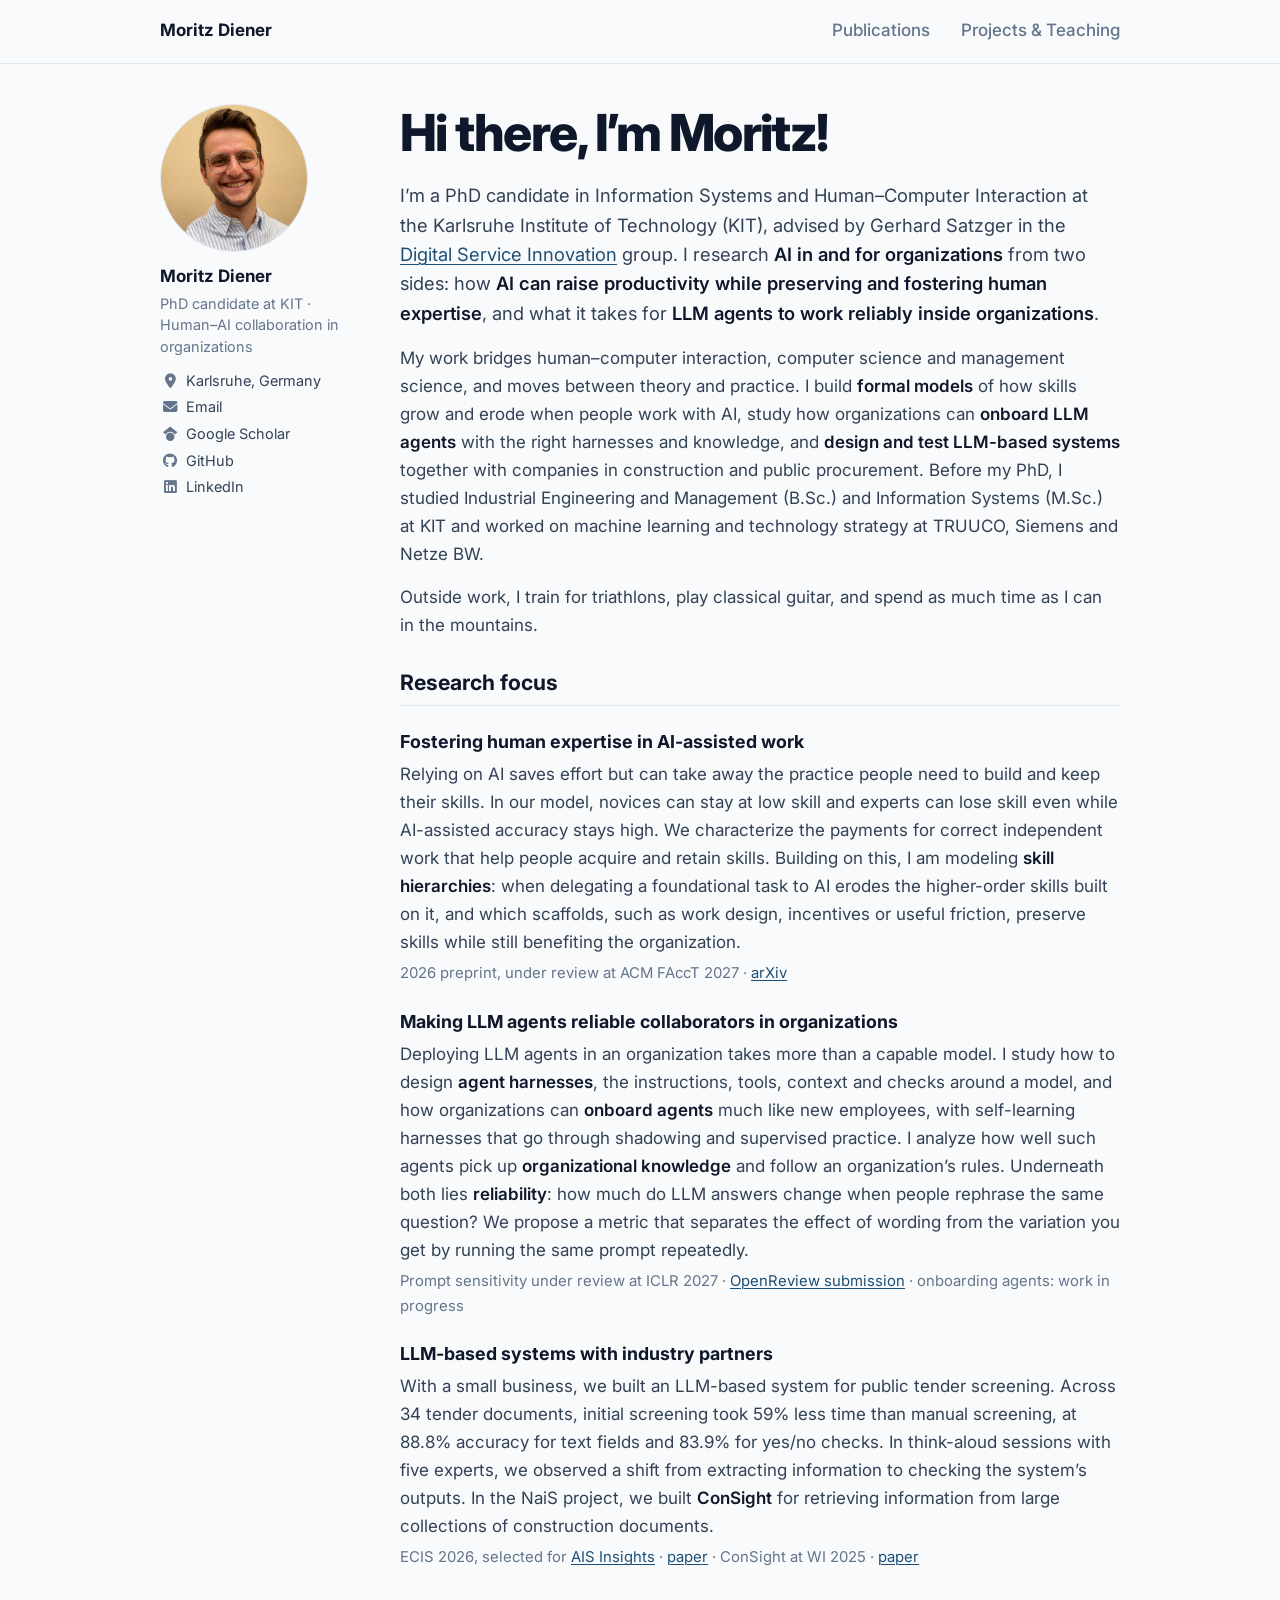
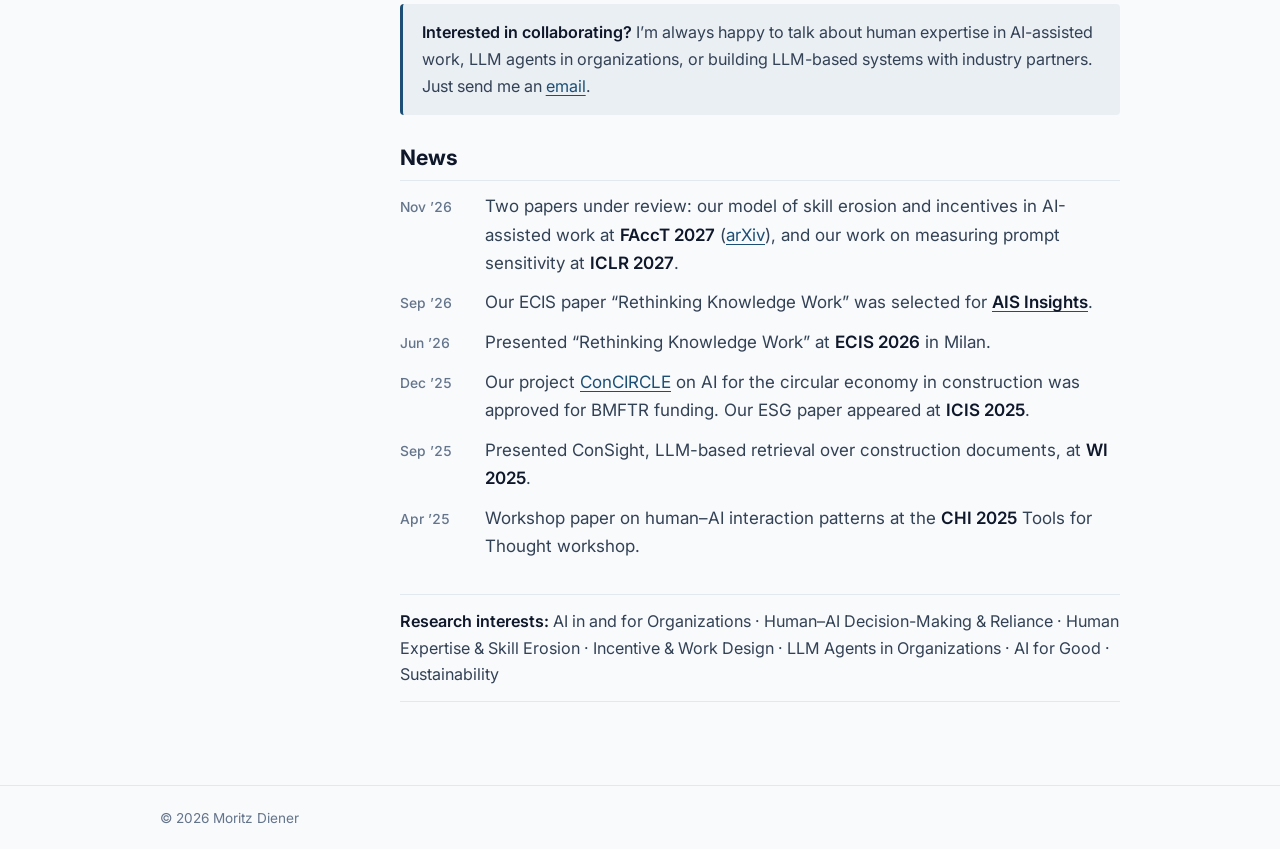
<file: index.html>
<!doctype html>
<html lang="en">
  <head>
    <meta charset="UTF-8" />
    <meta name="viewport" content="width=device-width, initial-scale=1.0" />
    <title>Moritz Diener</title>
    <meta name="description" content="Moritz Diener, PhD candidate in Information Systems and Human–Computer Interaction at KIT, researches human–AI collaboration in organizations: how AI can raise productivity while preserving and fostering human expertise, and how LLM agents become reliable collaborators inside organizations." />
    <link rel="preconnect" href="https://fonts.googleapis.com" />
    <link rel="preconnect" href="https://fonts.gstatic.com" crossorigin />
    <link rel="stylesheet" href="https://fonts.googleapis.com/css2?family=Inter:wght@400;500;600;700&amp;display=swap" />
    <link rel="stylesheet" href="https://cdnjs.cloudflare.com/ajax/libs/font-awesome/6.5.2/css/all.min.css" />
    <link rel="stylesheet" href="/styles.css" />
  </head>
  <body>
    <a class="skip-link" href="#main-content">Skip to content</a>
    <header class="masthead">
      <nav aria-label="Main">
        <a class="site-title" aria-current="page" href="/">Moritz Diener</a>
        <a href="/publications.html">Publications</a>
        <a href="/projects.html">Projects &amp; Teaching</a>
      </nav>
    </header>

    <div class="wrapper">
      <aside class="sidebar">
        <div class="author__avatar">
          <img src="/assets/moritz-diener.jpeg" alt="Moritz Diener" />
        </div>
        <div>
          <p class="author__name">Moritz Diener</p>
          <p class="author__bio">PhD candidate at KIT · Human–AI collaboration in organizations</p>
        </div>
        <ul class="author__urls">
          <li class="wide-only"><i class="fa-solid fa-location-dot" aria-hidden="true"></i>Karlsruhe, Germany</li>
          <li><a href="mailto:moritz.diener@kit.edu"><i class="fa-solid fa-envelope" aria-hidden="true"></i>Email</a></li>
          <li><a href="https://scholar.google.com/citations?user=kDARuU4AAAAJ"><i class="fa-brands fa-google-scholar" aria-hidden="true"></i>Google Scholar</a></li>
          <li><a href="https://github.com/Moritz-MD"><i class="fa-brands fa-github" aria-hidden="true"></i>GitHub</a></li>
          <li><a href="https://www.linkedin.com/in/moritz-diener-221980211/"><i class="fa-brands fa-linkedin" aria-hidden="true"></i>LinkedIn</a></li>
        </ul>
      </aside>

      <main class="page" id="main-content" tabindex="-1">
        <h1 class="hello">Hi there, I’m Moritz!</h1>
        <p class="intro">
          I’m a PhD candidate in Information Systems and Human–Computer Interaction
          at the Karlsruhe Institute of Technology (KIT), advised by Gerhard Satzger
          in the <a href="https://dsi.win.kit.edu/">Digital Service Innovation</a>
          group. I research <b>AI in and for organizations</b> from two sides: how
          <b>AI can raise productivity while preserving and fostering human
          expertise</b>, and what it takes for <b>LLM agents to work reliably
          inside organizations</b>.
        </p>
        <p>
          My work bridges human–computer interaction, computer science and
          management science, and moves between theory and practice. I build
          <b>formal models</b> of how skills grow and erode when people work with AI, study how
          organizations can <b>onboard LLM agents</b> with the right harnesses and
          knowledge, and <b>design and test LLM-based systems</b> together with
          companies in construction and public procurement. Before my
          PhD, I studied Industrial Engineering and Management (B.Sc.) and
          Information Systems (M.Sc.) at KIT and worked on machine learning and
          technology strategy at TRUUCO, Siemens and Netze BW.
        </p>
        <p>
          Outside work, I train for triathlons, play classical guitar, and spend as
          much time as I can in the mountains.
        </p>

        <h2>Research focus</h2>

        <article class="focus" id="skill-erosion">
          <h3>Fostering human expertise in AI-assisted work</h3>
          <p>
            Relying on AI saves effort but can take away the practice people need to
            build and keep their skills. In our model, novices can stay at low skill
            and experts can lose skill even while AI-assisted accuracy stays high. We
            characterize the payments for correct independent work that help people
            acquire and retain skills. Building on this, I am modeling
            <b>skill hierarchies</b>: when delegating a foundational task to AI
            erodes the higher-order skills built on it, and which scaffolds, such as
            work design, incentives or useful friction, preserve skills while still
            benefiting the organization.
          </p>
          <p class="focus-meta">2026 preprint, under review at ACM FAccT 2027 · <a href="https://arxiv.org/abs/2611.06346">arXiv</a></p>
        </article>

        <article class="focus" id="agents">
          <h3>Making LLM agents reliable collaborators in organizations</h3>
          <p>
            Deploying LLM agents in an organization takes more than a capable model.
            I study how to design <b>agent harnesses</b>, the instructions, tools,
            context and checks around a model, and how organizations can
            <b>onboard agents</b> much like new employees, with self-learning
            harnesses that go through shadowing and supervised practice. I analyze
            how well such agents pick up <b>organizational knowledge</b> and follow an
            organization’s rules. Underneath both lies <b>reliability</b>: how much
            do LLM answers change when people rephrase the same question? We propose a metric that
            separates the effect of wording from the variation you get by running the
            same prompt repeatedly.
          </p>
          <p class="focus-meta">Prompt sensitivity under review at ICLR 2027 · <a href="https://openreview.net/forum?id=Pu6WmLmVI6">OpenReview submission</a> · onboarding agents: work in progress</p>
        </article>

        <article class="focus" id="systems">
          <h3>LLM-based systems with industry partners</h3>
          <p>
            With a small business, we built an LLM-based system for public tender
            screening. Across 34 tender documents, initial screening took 59% less
            time than manual screening, at 88.8% accuracy for text fields and 83.9%
            for yes/no checks. In think-aloud sessions with five experts, we observed
            a shift from extracting information to checking the system’s outputs. In
            the NaiS project, we built <b>ConSight</b> for retrieving information
            from large collections of construction documents.
          </p>
          <p class="focus-meta">ECIS 2026, selected for <a href="https://ais-insights.ai/insights/474">AIS Insights</a> · <a href="https://aisel.aisnet.org/ecis2026/genai/genai/12/">paper</a> · ConSight at WI 2025 · <a href="https://publikationen.bibliothek.kit.edu/1000183844">paper</a></p>
        </article>

        <div class="callout">
          <b>Interested in collaborating?</b> I’m always happy to talk about human
          expertise in AI-assisted work, LLM agents in organizations, or building
          LLM-based systems with industry partners. Just send me an
          <a href="mailto:moritz.diener@kit.edu">email</a>.
        </div>

        <h2>News</h2>
        <ul class="news">
          <li><time class="date" datetime="2026-11">Nov ’26</time><span>Two papers under review: our model of skill erosion and incentives in AI-assisted work at <b>FAccT 2027</b> (<a href="https://arxiv.org/abs/2611.06346">arXiv</a>), and our work on measuring prompt sensitivity at <b>ICLR 2027</b>.</span></li>
          <li><time class="date" datetime="2026-09">Sep ’26</time><span>Our ECIS paper “Rethinking Knowledge Work” was selected for <a href="https://ais-insights.ai/insights/474"><b>AIS Insights</b></a>.</span></li>
          <li><time class="date" datetime="2026-06">Jun ’26</time><span>Presented “Rethinking Knowledge Work” at <b>ECIS 2026</b> in Milan.</span></li>
          <li><time class="date" datetime="2025-12">Dec ’25</time><span>Our project <a href="/projects.html#concircle">ConCIRCLE</a> on AI for the circular economy in construction was approved for BMFTR funding. Our ESG paper appeared at <b>ICIS 2025</b>.</span></li>
          <li><time class="date" datetime="2025-09">Sep ’25</time><span>Presented ConSight, LLM-based retrieval over construction documents, at <b>WI 2025</b>.</span></li>
          <li><time class="date" datetime="2025-04">Apr ’25</time><span>Workshop paper on human–AI interaction patterns at the <b>CHI 2025</b> Tools for Thought workshop.</span></li>
        </ul>

        <p class="interests">
          <b>Research interests:</b> AI in and for Organizations · Human–AI
          Decision-Making &amp; Reliance · Human Expertise &amp; Skill Erosion ·
          Incentive &amp; Work Design · LLM Agents in Organizations · AI for Good ·
          Sustainability
        </p>
      </main>
    </div>

    <footer class="page__footer">
      <div>© 2026 Moritz Diener</div>
    </footer>
  </body>
</html>
</file>
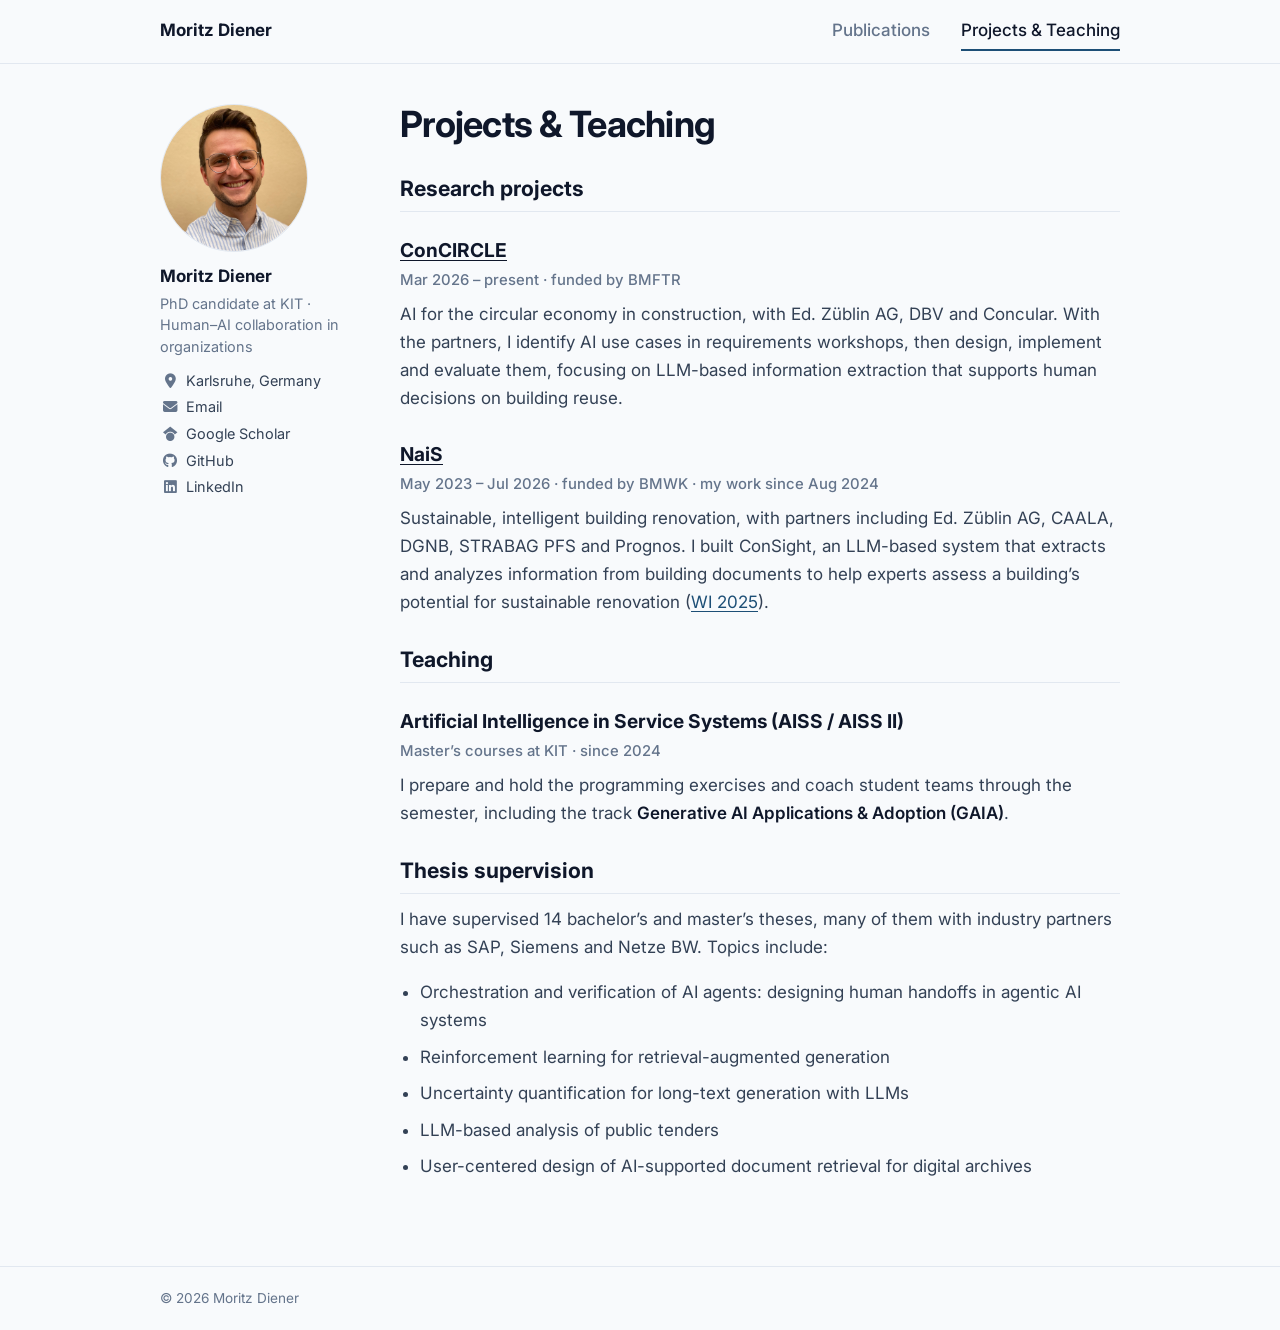
<file: projects.html>
<!doctype html>
<html lang="en">
  <head>
    <meta charset="UTF-8" />
    <meta name="viewport" content="width=device-width, initial-scale=1.0" />
    <title>Projects & Teaching | Moritz Diener</title>
    <meta name="description" content="Research projects, teaching and thesis supervision of Moritz Diener at KIT." />
    <link rel="preconnect" href="https://fonts.googleapis.com" />
    <link rel="preconnect" href="https://fonts.gstatic.com" crossorigin />
    <link rel="stylesheet" href="https://fonts.googleapis.com/css2?family=Inter:wght@400;500;600;700&amp;display=swap" />
    <link rel="stylesheet" href="https://cdnjs.cloudflare.com/ajax/libs/font-awesome/6.5.2/css/all.min.css" />
    <link rel="stylesheet" href="/styles.css" />
  </head>
  <body>
    <a class="skip-link" href="#main-content">Skip to content</a>
    <header class="masthead">
      <nav aria-label="Main">
        <a class="site-title" href="/">Moritz Diener</a>
        <a href="/publications.html">Publications</a>
        <a aria-current="page" href="/projects.html">Projects &amp; Teaching</a>
      </nav>
    </header>

    <div class="wrapper">
      <aside class="sidebar">
        <div class="author__avatar">
          <img src="/assets/moritz-diener.jpeg" alt="Moritz Diener" />
        </div>
        <div>
          <p class="author__name">Moritz Diener</p>
          <p class="author__bio">PhD candidate at KIT · Human–AI collaboration in organizations</p>
        </div>
        <ul class="author__urls">
          <li class="wide-only"><i class="fa-solid fa-location-dot" aria-hidden="true"></i>Karlsruhe, Germany</li>
          <li><a href="mailto:moritz.diener@kit.edu"><i class="fa-solid fa-envelope" aria-hidden="true"></i>Email</a></li>
          <li><a href="https://scholar.google.com/citations?user=kDARuU4AAAAJ"><i class="fa-brands fa-google-scholar" aria-hidden="true"></i>Google Scholar</a></li>
          <li><a href="https://github.com/Moritz-MD"><i class="fa-brands fa-github" aria-hidden="true"></i>GitHub</a></li>
          <li><a href="https://www.linkedin.com/in/moritz-diener-221980211/"><i class="fa-brands fa-linkedin" aria-hidden="true"></i>LinkedIn</a></li>
        </ul>
      </aside>

      <main class="page" id="main-content" tabindex="-1">
        <h1>Projects &amp; Teaching</h1>

        <h2>Research projects</h2>

        <article class="project" id="concircle">
          <h3><a href="https://concircle.tech/en/">ConCIRCLE</a></h3>
          <p class="kicker">Mar 2026 – present · funded by BMFTR</p>
          <p>
            AI for the circular economy in construction, with Ed. Züblin AG, DBV and
            Concular. With the partners, I identify AI use cases in requirements
            workshops, then design, implement and evaluate them, focusing on
            LLM-based information extraction that supports human decisions on
            building reuse.
          </p>
        </article>

        <article class="project" id="nais">
          <h3><a href="https://nais.tech/">NaiS</a></h3>
          <p class="kicker">May 2023 – Jul 2026 · funded by BMWK · my work since Aug 2024</p>
          <p>
            Sustainable, intelligent building renovation, with partners including Ed.
            Züblin AG, CAALA, DGNB, STRABAG PFS and Prognos. I built ConSight, an
            LLM-based system that extracts and analyzes information from building
            documents to help experts assess a building’s potential for sustainable
            renovation (<a href="/publications.html#wi">WI 2025</a>).
          </p>
        </article>

        <h2>Teaching</h2>

        <article class="project" id="aiss">
          <h3>Artificial Intelligence in Service Systems (AISS / AISS II)</h3>
          <p class="kicker">Master’s courses at KIT · since 2024</p>
          <p>
            I prepare and hold the programming exercises and coach student teams
            through the semester, including the track <b>Generative AI Applications
            &amp; Adoption (GAIA)</b>.
          </p>
        </article>

        <h2>Thesis supervision</h2>
        <p>
          I have supervised 14 bachelor’s and master’s theses, many of them with
          industry partners such as SAP, Siemens and Netze BW. Topics include:
        </p>
        <ul>
          <li>Orchestration and verification of AI agents: designing human handoffs in agentic AI systems</li>
          <li>Reinforcement learning for retrieval-augmented generation</li>
          <li>Uncertainty quantification for long-text generation with LLMs</li>
          <li>LLM-based analysis of public tenders</li>
          <li>User-centered design of AI-supported document retrieval for digital archives</li>
        </ul>
      </main>
    </div>

    <footer class="page__footer">
      <div>© 2026 Moritz Diener</div>
    </footer>
  </body>
</html>
</file>
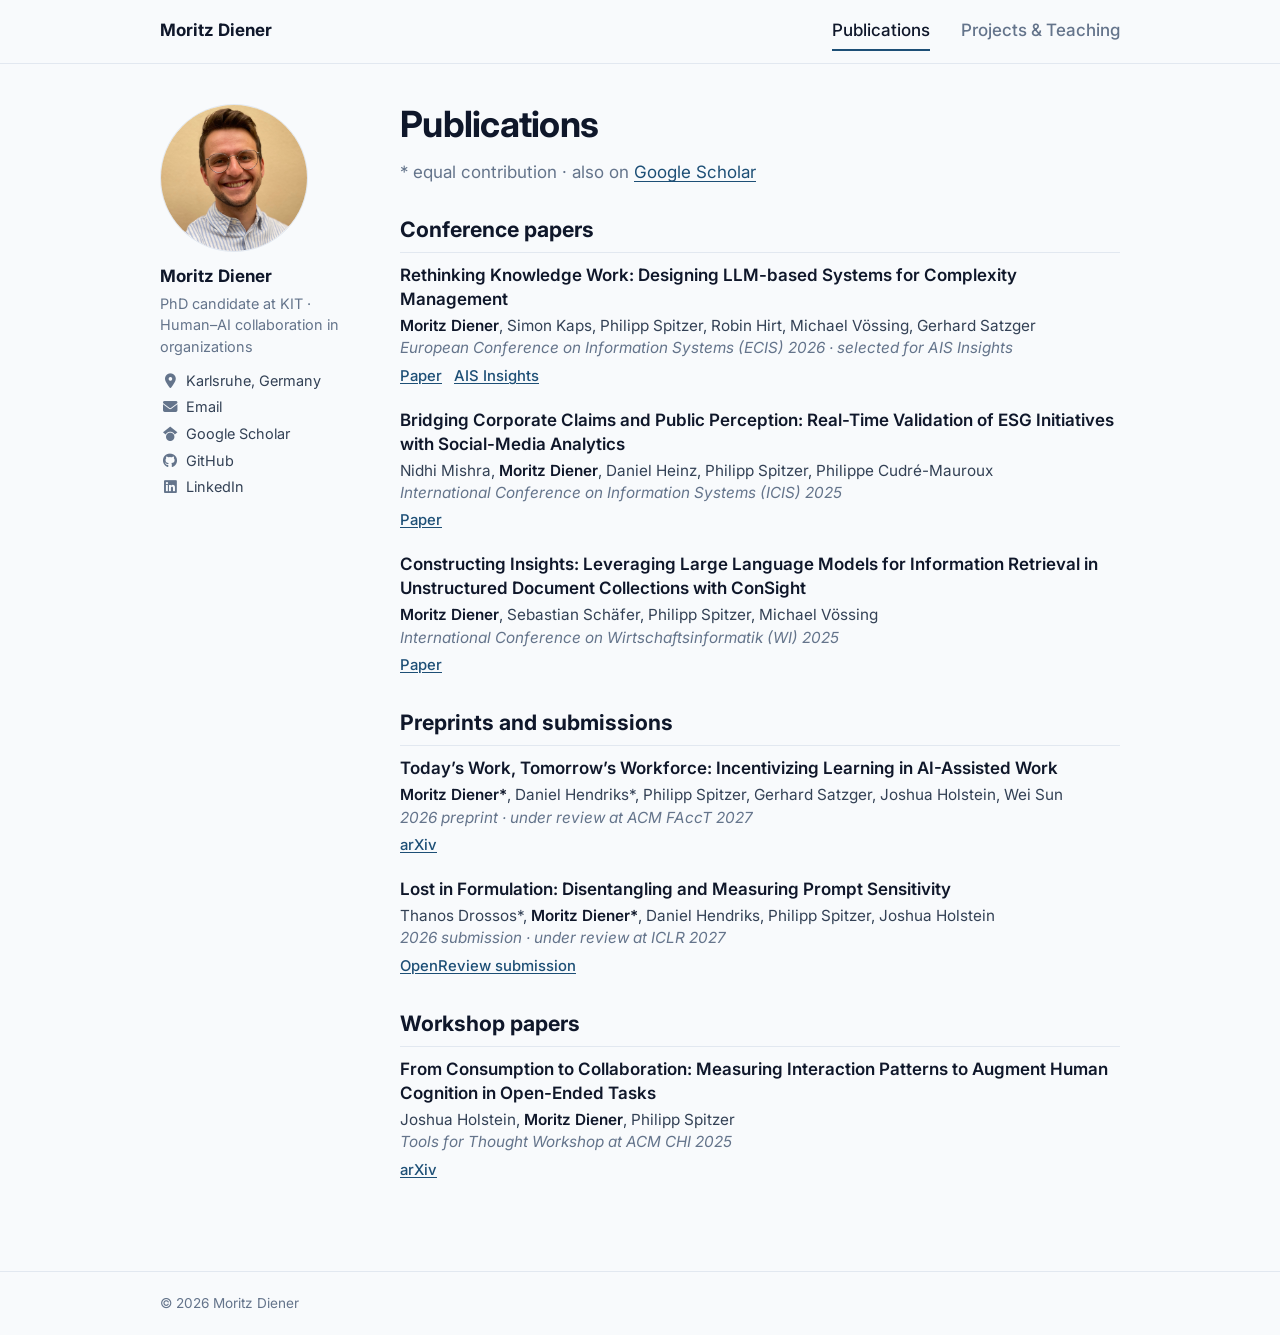
<file: publications.html>
<!doctype html>
<html lang="en">
  <head>
    <meta charset="UTF-8" />
    <meta name="viewport" content="width=device-width, initial-scale=1.0" />
    <title>Publications | Moritz Diener</title>
    <meta name="description" content="Publications by Moritz Diener." />
    <link rel="preconnect" href="https://fonts.googleapis.com" />
    <link rel="preconnect" href="https://fonts.gstatic.com" crossorigin />
    <link rel="stylesheet" href="https://fonts.googleapis.com/css2?family=Inter:wght@400;500;600;700&amp;display=swap" />
    <link rel="stylesheet" href="https://cdnjs.cloudflare.com/ajax/libs/font-awesome/6.5.2/css/all.min.css" />
    <link rel="stylesheet" href="/styles.css" />
  </head>
  <body>
    <a class="skip-link" href="#main-content">Skip to content</a>
    <header class="masthead">
      <nav aria-label="Main">
        <a class="site-title" href="/">Moritz Diener</a>
        <a aria-current="page" href="/publications.html">Publications</a>
        <a href="/projects.html">Projects &amp; Teaching</a>
      </nav>
    </header>

    <div class="wrapper">
      <aside class="sidebar">
        <div class="author__avatar">
          <img src="/assets/moritz-diener.jpeg" alt="Moritz Diener" />
        </div>
        <div>
          <p class="author__name">Moritz Diener</p>
          <p class="author__bio">PhD candidate at KIT · Human–AI collaboration in organizations</p>
        </div>
        <ul class="author__urls">
          <li class="wide-only"><i class="fa-solid fa-location-dot" aria-hidden="true"></i>Karlsruhe, Germany</li>
          <li><a href="mailto:moritz.diener@kit.edu"><i class="fa-solid fa-envelope" aria-hidden="true"></i>Email</a></li>
          <li><a href="https://scholar.google.com/citations?user=kDARuU4AAAAJ"><i class="fa-brands fa-google-scholar" aria-hidden="true"></i>Google Scholar</a></li>
          <li><a href="https://github.com/Moritz-MD"><i class="fa-brands fa-github" aria-hidden="true"></i>GitHub</a></li>
          <li><a href="https://www.linkedin.com/in/moritz-diener-221980211/"><i class="fa-brands fa-linkedin" aria-hidden="true"></i>LinkedIn</a></li>
        </ul>
      </aside>

      <main class="page" id="main-content" tabindex="-1">
        <h1>Publications</h1>
        <p class="muted">* equal contribution · also on <a href="https://scholar.google.com/citations?user=kDARuU4AAAAJ">Google Scholar</a></p>

        <h2>Conference papers</h2>
        <ul class="pubs">
          <li class="pub" id="ecis">
            <p class="pub-title">Rethinking Knowledge Work: Designing LLM-based Systems for Complexity Management</p>
            <p class="pub-authors"><b>Moritz Diener</b>, Simon Kaps, Philipp Spitzer, Robin Hirt, Michael Vössing, Gerhard Satzger</p>
            <p class="pub-venue">European Conference on Information Systems (ECIS) 2026 · selected for AIS Insights</p>
            <span class="pub-links"><a href="https://aisel.aisnet.org/ecis2026/genai/genai/12/">Paper</a><a href="https://ais-insights.ai/insights/474">AIS Insights</a></span>
          </li>
          <li class="pub" id="icis">
            <p class="pub-title">Bridging Corporate Claims and Public Perception: Real-Time Validation of ESG Initiatives with Social-Media Analytics</p>
            <p class="pub-authors">Nidhi Mishra, <b>Moritz Diener</b>, Daniel Heinz, Philipp Spitzer, Philippe Cudré-Mauroux</p>
            <p class="pub-venue">International Conference on Information Systems (ICIS) 2025</p>
            <span class="pub-links"><a href="https://aisel.aisnet.org/icis2025/da_bus/da_bus/8/">Paper</a></span>
          </li>
          <li class="pub" id="wi">
            <p class="pub-title">Constructing Insights: Leveraging Large Language Models for Information Retrieval in Unstructured Document Collections with ConSight</p>
            <p class="pub-authors"><b>Moritz Diener</b>, Sebastian Schäfer, Philipp Spitzer, Michael Vössing</p>
            <p class="pub-venue">International Conference on Wirtschaftsinformatik (WI) 2025</p>
            <span class="pub-links"><a href="https://publikationen.bibliothek.kit.edu/1000183844">Paper</a></span>
          </li>
        </ul>

        <h2>Preprints and submissions</h2>
        <ul class="pubs">
          <li class="pub" id="facct">
            <p class="pub-title">Today’s Work, Tomorrow’s Workforce: Incentivizing Learning in AI-Assisted Work</p>
            <p class="pub-authors"><b>Moritz Diener*</b>, Daniel Hendriks*, Philipp Spitzer, Gerhard Satzger, Joshua Holstein, Wei Sun</p>
            <p class="pub-venue">2026 preprint · under review at ACM FAccT 2027</p>
            <span class="pub-links"><a href="https://arxiv.org/abs/2611.06346">arXiv</a></span>
          </li>
          <li class="pub" id="iclr">
            <p class="pub-title">Lost in Formulation: Disentangling and Measuring Prompt Sensitivity</p>
            <p class="pub-authors">Thanos Drossos*, <b>Moritz Diener*</b>, Daniel Hendriks, Philipp Spitzer, Joshua Holstein</p>
            <p class="pub-venue">2026 submission · under review at ICLR 2027</p>
            <span class="pub-links"><a href="https://openreview.net/forum?id=Pu6WmLmVI6">OpenReview submission</a></span>
          </li>
        </ul>

        <h2>Workshop papers</h2>
        <ul class="pubs">
          <li class="pub" id="chi">
            <p class="pub-title">From Consumption to Collaboration: Measuring Interaction Patterns to Augment Human Cognition in Open-Ended Tasks</p>
            <p class="pub-authors">Joshua Holstein, <b>Moritz Diener</b>, Philipp Spitzer</p>
            <p class="pub-venue">Tools for Thought Workshop at ACM CHI 2025</p>
            <span class="pub-links"><a href="https://arxiv.org/abs/2504.02780">arXiv</a></span>
          </li>
        </ul>
      </main>
    </div>

    <footer class="page__footer">
      <div>© 2026 Moritz Diener</div>
    </footer>
  </body>
</html>
</file>
<file: styles.css>
/* Sidebar layout after academicpages / Minimal Mistakes, with a flat slate palette. */

:root {
  --bg: #f8fafc;
  --text: #334155;
  --heading: #0f172a;
  --muted: #64748b;
  --border: #e2e8f0;
  --accent: #1d4f76;
  --accent-hover: #173b58;
  --sans: "Inter", -apple-system, BlinkMacSystemFont, "Segoe UI", Roboto, "Helvetica Neue", Arial, sans-serif;
  --masthead-height: 64px;
  --shell: 1024px;
  --gutter: clamp(16px, 3vw, 32px);
}

*,
*::before,
*::after {
  box-sizing: border-box;
}

html {
  font-size: 16px;
  scroll-behavior: smooth;
  scroll-padding-top: calc(var(--masthead-height) + 12px);
}

@media (min-width: 768px) {
  html {
    font-size: 17px;
  }
}

@media (prefers-reduced-motion: reduce) {
  html {
    scroll-behavior: auto;
  }
}

.skip-link {
  position: fixed;
  z-index: 30;
  top: 0.5rem;
  left: var(--gutter);
  padding: 0.4rem 0.7rem;
  background: var(--bg);
  transform: translateY(-200%);
}

.skip-link:focus {
  transform: none;
}

a:focus-visible {
  outline: 2px solid var(--accent);
  outline-offset: 3px;
}

main:focus {
  outline: none;
}

body {
  margin: 0;
  padding-top: var(--masthead-height);
  color: var(--text);
  background: var(--bg);
  font-family: var(--sans);
  line-height: 1.65;
  -webkit-font-smoothing: antialiased;
}

a {
  color: var(--accent);
  text-decoration: none;
}

a:hover {
  color: var(--accent-hover);
}

.page p a,
.page li a,
.news a {
  text-decoration: underline;
  text-underline-offset: 0.16em;
  text-decoration-thickness: 1px;
}

h1,
h2,
h3 {
  color: var(--heading);
  font-weight: 700;
  text-wrap: balance;
}

b {
  font-weight: 600;
  color: var(--heading);
}

.muted {
  color: var(--muted);
}

/* ---------------------------------------------------------------- masthead */
.masthead {
  position: fixed;
  top: 0;
  left: 0;
  right: 0;
  z-index: 20;
  background: var(--bg);
  border-bottom: 1px solid var(--border);
}

.masthead nav {
  max-width: var(--shell);
  margin: 0 auto;
  padding-inline: var(--gutter);
  height: calc(var(--masthead-height) - 1px);
  display: flex;
  align-items: center;
  gap: 1.8em;
}

.masthead a {
  color: var(--muted);
  font-weight: 500;
  white-space: nowrap;
  padding: 4px 0;
  border-bottom: 2px solid transparent;
}

.masthead a:hover {
  color: var(--heading);
}

.masthead .site-title {
  color: var(--heading);
  font-weight: 700;
  margin-right: auto;
}

.masthead a[aria-current="page"]:not(.site-title) {
  color: var(--heading);
  border-bottom-color: var(--accent);
}

/* ------------------------------------------------------------------ layout */
.wrapper {
  max-width: var(--shell);
  margin: 0 auto;
  padding: 40px var(--gutter) 4em;
  display: grid;
  grid-template-columns: 188px minmax(0, 1fr);
  gap: 52px;
}

.page {
  max-width: 720px;
  min-width: 0;
}

/* ----------------------------------------------------------------- sidebar */
.sidebar {
  position: sticky;
  top: calc(var(--masthead-height) + 40px);
  align-self: start;
  font-size: 0.85em;
  line-height: 1.5;
}

.author__avatar img {
  width: 100%;
  max-width: 148px;
  aspect-ratio: 1;
  object-fit: cover;
  border-radius: 50%;
  border: 1px solid var(--border);
  display: block;
}

.author__name {
  font-size: 1rem;
  font-weight: 700;
  color: var(--heading);
  margin: 12px 0 3px;
}

.author__bio {
  color: var(--muted);
  margin: 0 0 12px;
}

.author__urls {
  list-style: none;
  padding: 0;
  margin: 0;
}

.author__urls li {
  margin: 0 0 5px;
  white-space: nowrap;
}

.author__urls a {
  color: var(--text);
}

.author__urls a:hover {
  color: var(--accent);
}

.author__urls i {
  width: 1.4em;
  text-align: center;
  margin-right: 6px;
  color: var(--muted);
}

/* ----------------------------------------------------------------- content */
.page h1 {
  font-size: clamp(1.75rem, 1.45rem + 1vw, 2.125rem);
  line-height: 1.15;
  letter-spacing: -0.02em;
  margin: 0 0 0.75rem;
}

.page > h2 {
  font-size: 1.25rem;
  line-height: 1.3;
  margin: 1.75rem 0 0.65rem;
  padding-bottom: 0.4em;
  border-bottom: 1px solid var(--border);
}

.page p {
  margin: 0 0 0.9rem;
}

.page .lead {
  font-size: 1.125rem;
  line-height: 1.5;
  color: var(--heading);
  margin-bottom: 1rem;
}

.page ul {
  padding-left: 1.15rem;
}

.page li {
  margin-bottom: 0.5rem;
}

.themes li,
.selected li {
  margin-bottom: 0.45rem;
}

.selected a {
  font-weight: 500;
}

.news {
  list-style: none;
  margin: 0.5rem 0 0;
  padding: 0 !important;
}

.news li {
  display: grid;
  grid-template-columns: 4.25rem minmax(0, 1fr);
  column-gap: 0.75rem;
  align-items: baseline;
  margin-bottom: 0.7rem;
}

.news .date {
  color: var(--muted);
  font-size: 0.8125rem;
  font-weight: 500;
  font-variant-numeric: tabular-nums;
  white-space: nowrap;
}

.project {
  margin-top: 1.5rem;
}

.project + .project {
  margin-top: 1.75rem;
}

.project h2,
.project h3 {
  font-size: 1.125rem;
  line-height: 1.35;
  margin: 0 0 0.25rem;
}

.project h2 a,
.project h3 a {
  color: var(--heading);
  text-decoration: underline;
  text-underline-offset: 0.16em;
}

.project h2 a:hover,
.project h3 a:hover {
  color: var(--accent);
}

.project .kicker {
  color: var(--muted);
  font-size: 0.875rem;
  font-weight: 500;
  margin: 0 0 0.45rem;
}

/* Publications */
.pubs {
  list-style: none;
  margin: 0;
  padding: 0 !important;
}

.page .pub {
  margin: 0 0 1.1rem;
}

.pub p {
  margin: 0;
}

.pub .pub-title {
  font-size: 1rem;
  font-weight: 600;
  color: var(--heading);
  line-height: 1.4;
  margin: 0 0 0.2rem;
}

.pub .pub-authors,
.pub .pub-venue {
  font-size: 0.9rem;
  line-height: 1.45;
}

.pub .pub-venue {
  color: var(--muted);
  font-style: italic;
}

.pub .excerpt {
  font-size: 0.9rem;
  margin: 0.35rem 0 0;
}

.pub-links {
  display: flex;
  flex-wrap: wrap;
  gap: 12px;
  margin-top: 0.15rem;
}

.pub-links a {
  display: inline-flex;
  align-items: center;
  min-height: 28px;
  color: var(--accent);
  font-size: 0.875rem;
  font-weight: 500;
  text-decoration: underline;
  text-underline-offset: 0.16em;
}

.pub:target {
  box-shadow: -3px 0 0 var(--accent);
  padding-left: 0.75rem;
}

/* ------------------------------------------------------------------ footer */
.page__footer {
  border-top: 1px solid var(--border);
  color: var(--muted);
  font-size: 0.8em;
}

.page__footer div {
  max-width: var(--shell);
  margin: 0 auto;
  padding: 1.5em var(--gutter);
}

/* -------------------------------------------------------------- responsive */
@media (max-width: 899px) {
  :root {
    --shell: calc(720px + var(--gutter) + var(--gutter));
  }

  .wrapper {
    grid-template-columns: 1fr;
    gap: 24px;
    padding-top: 24px;
  }

  .sidebar {
    position: static;
    display: grid;
    grid-template-columns: 72px minmax(0, 1fr);
    column-gap: 16px;
    align-items: center;
    padding-bottom: 1.2em;
    border-bottom: 1px solid var(--border);
  }

  .author__name {
    margin: 0 0 2px;
  }

  .author__bio {
    margin: 0;
  }

  .author__urls {
    grid-column: 1 / -1;
    display: flex;
    flex-wrap: wrap;
    gap: 4px 18px;
    margin-top: 12px;
  }

  .author__urls li.wide-only {
    display: none;
  }
}

@media (max-width: 480px) {
  :root {
    --masthead-height: 80px;
  }

  .masthead nav {
    display: grid;
    grid-template-columns: max-content max-content 1fr;
    grid-template-rows: 36px 43px;
    gap: 0 20px;
    align-items: stretch;
    font-size: 0.875rem;
  }

  .masthead a {
    display: flex;
    align-items: center;
    justify-self: start;
    padding: 0;
  }

  .masthead .site-title {
    grid-column: 1 / -1;
  }

  .wrapper {
    padding-top: 16px;
    gap: 16px;
  }

  .sidebar {
    grid-template-columns: 48px minmax(0, 1fr);
    column-gap: 12px;
    padding-bottom: 0.6rem;
  }

  .author__name,
  .author__urls i {
    display: none;
  }

  .author__urls {
    gap: 0 12px;
    margin-top: 4px;
  }

  .author__urls li {
    margin: 0;
  }

  .author__urls a {
    display: inline-flex;
    align-items: center;
    min-height: 32px;
  }

  .news li {
    grid-template-columns: 1fr;
    gap: 2px;
    margin-bottom: 0.85rem;
  }

  .pub-links a {
    min-height: 36px;
  }
}

.page .interests {
  margin-top: 1.25rem;
  padding: 0.75rem 0;
  border-top: 1px solid var(--border);
  border-bottom: 1px solid var(--border);
  font-size: 0.95rem;
}

.page h1.hello {
  font-size: clamp(2.25rem, 1.8rem + 2vw, 3rem);
  font-weight: 800;
  letter-spacing: -0.03em;
  margin-bottom: 1.1rem;
}

.page .interests {
  margin-top: 2rem;
}

/* About page: intro, research focus, collaboration note */
.page .intro {
  font-size: 1.08rem;
  line-height: 1.6;
}

.focus {
  margin-top: 1.4rem;
}

.focus h3 {
  font-size: 1.05rem;
  line-height: 1.35;
  margin: 0 0 0.35rem;
}

.page .focus p {
  margin-bottom: 0.3rem;
}

.page .focus-meta {
  color: var(--muted);
  font-size: 0.875rem;
}

.page .callout {
  margin: 2rem 0 0.5rem;
  padding: 0.9rem 1.1rem;
  background: rgba(29, 79, 118, 0.06);
  border-left: 3px solid var(--accent);
  border-radius: 4px;
  font-size: 0.95rem;
}

.page .callout a {
  text-decoration: underline;
  text-underline-offset: 0.16em;
}
</file>
